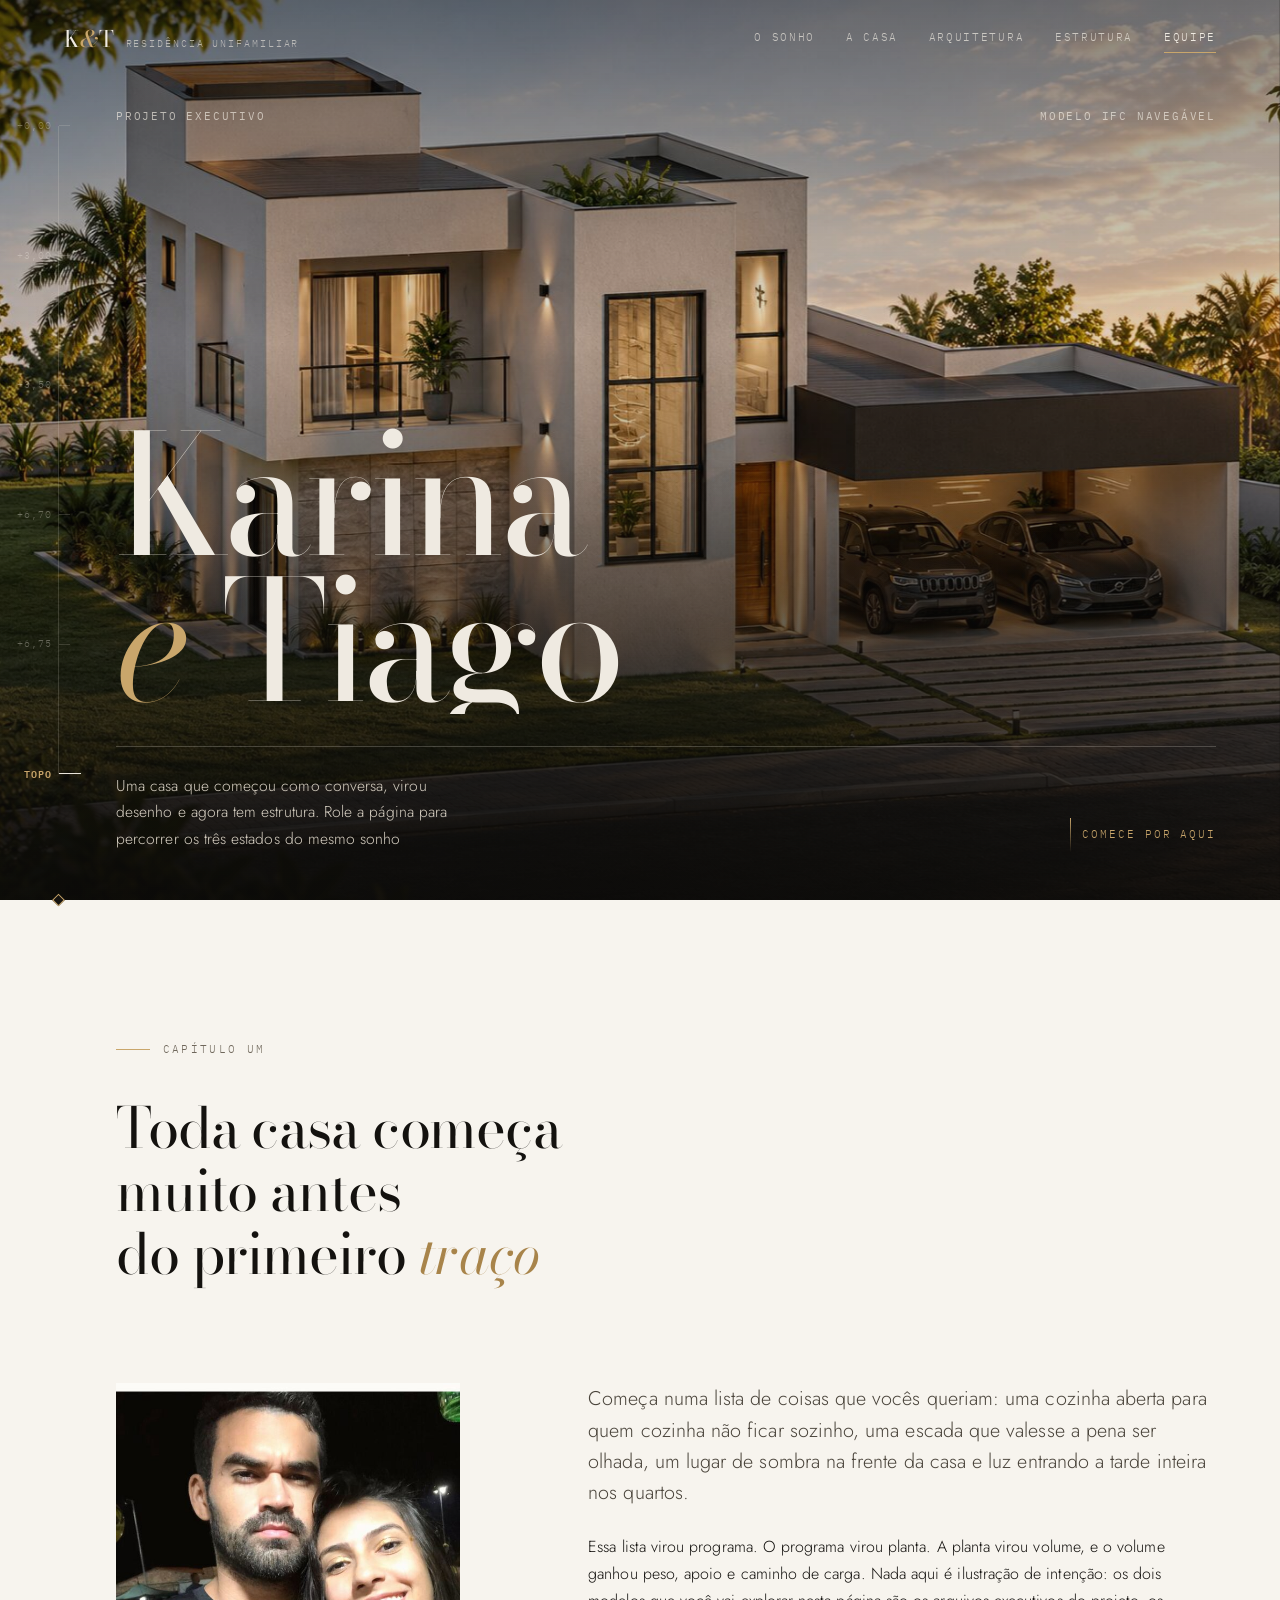
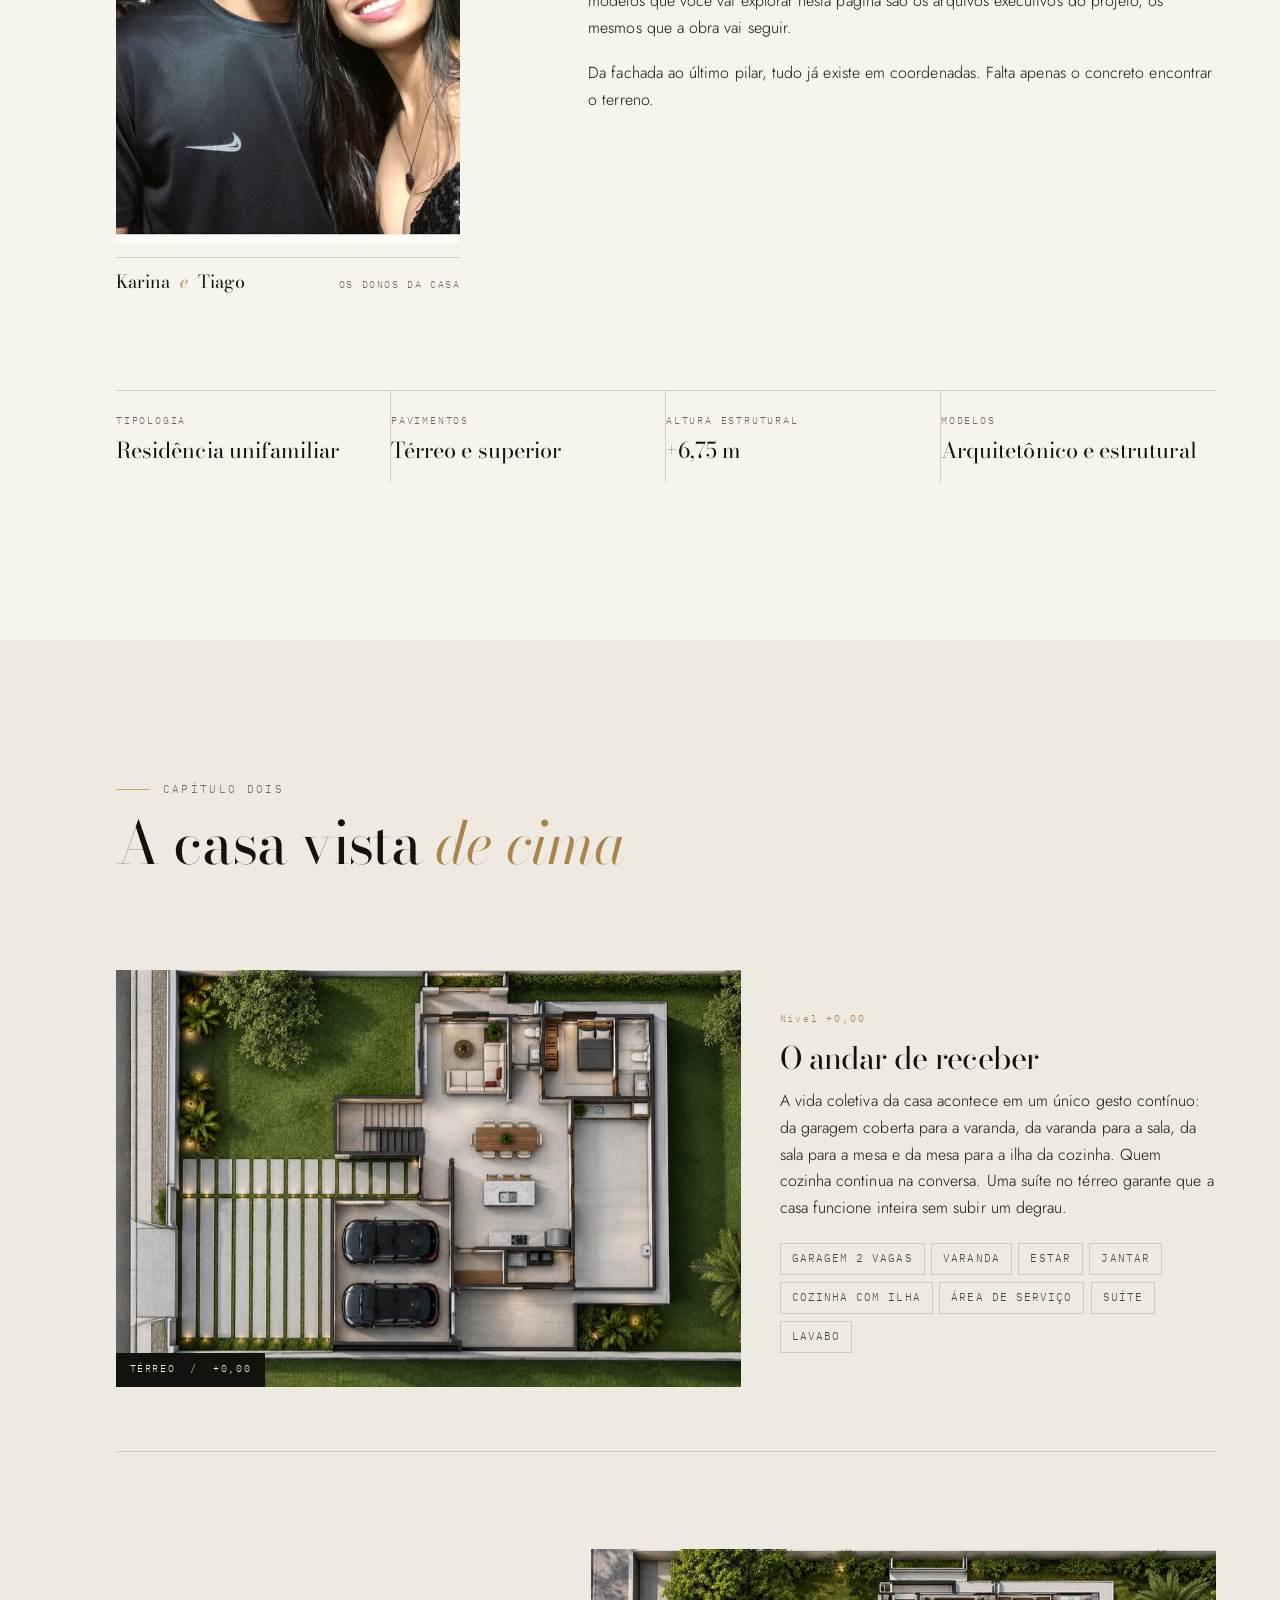
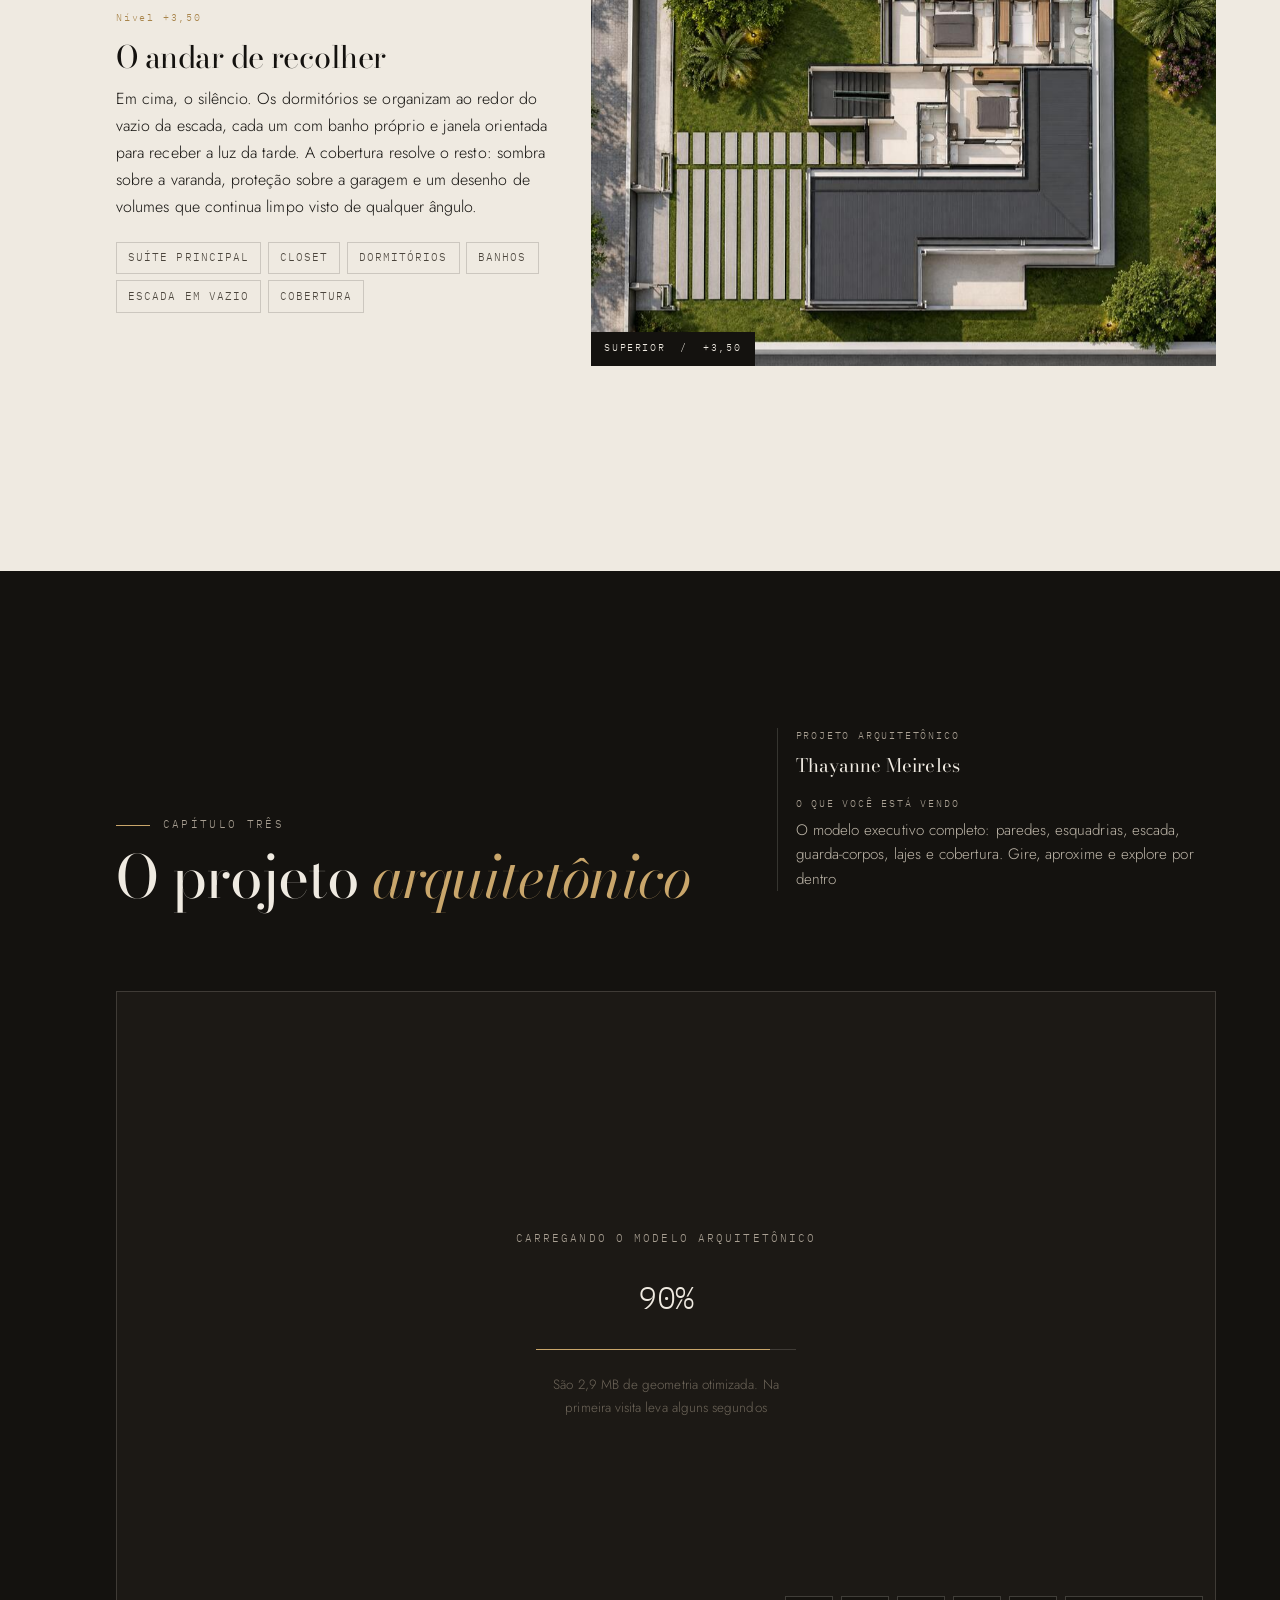
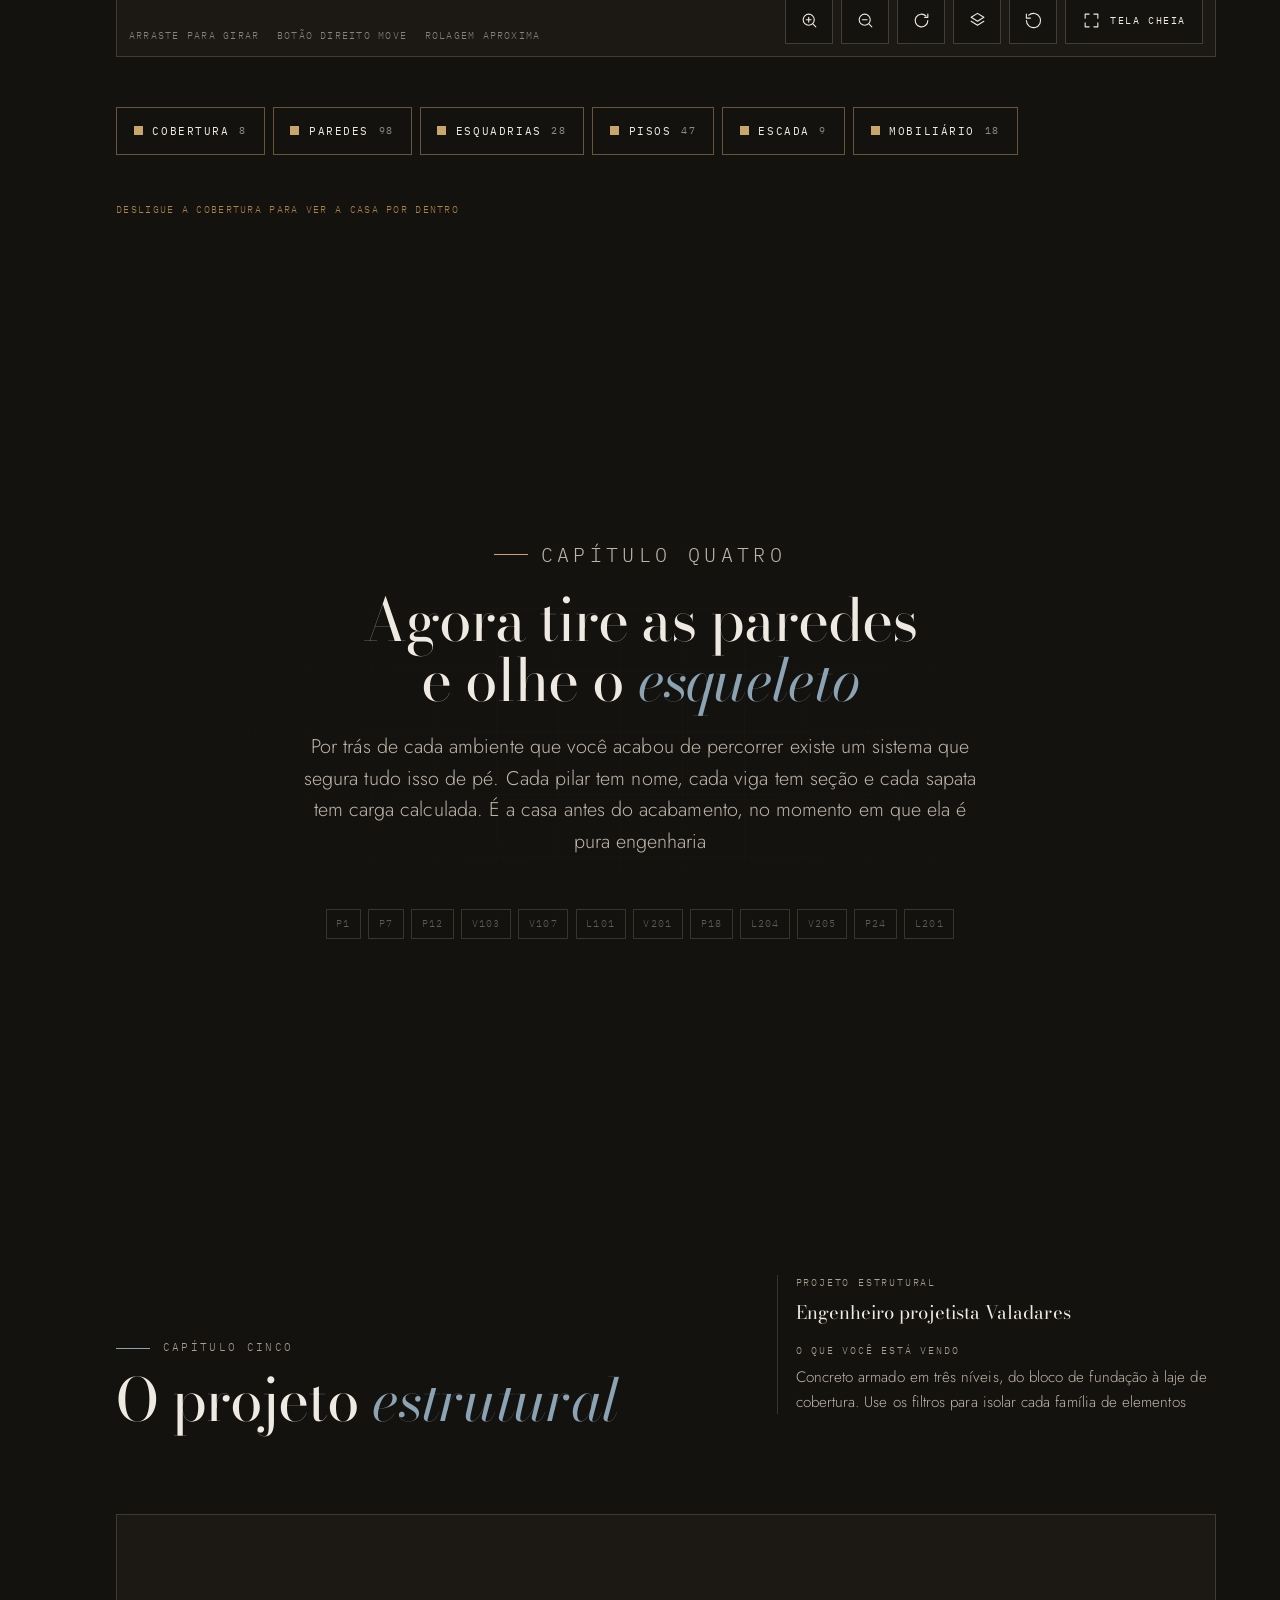
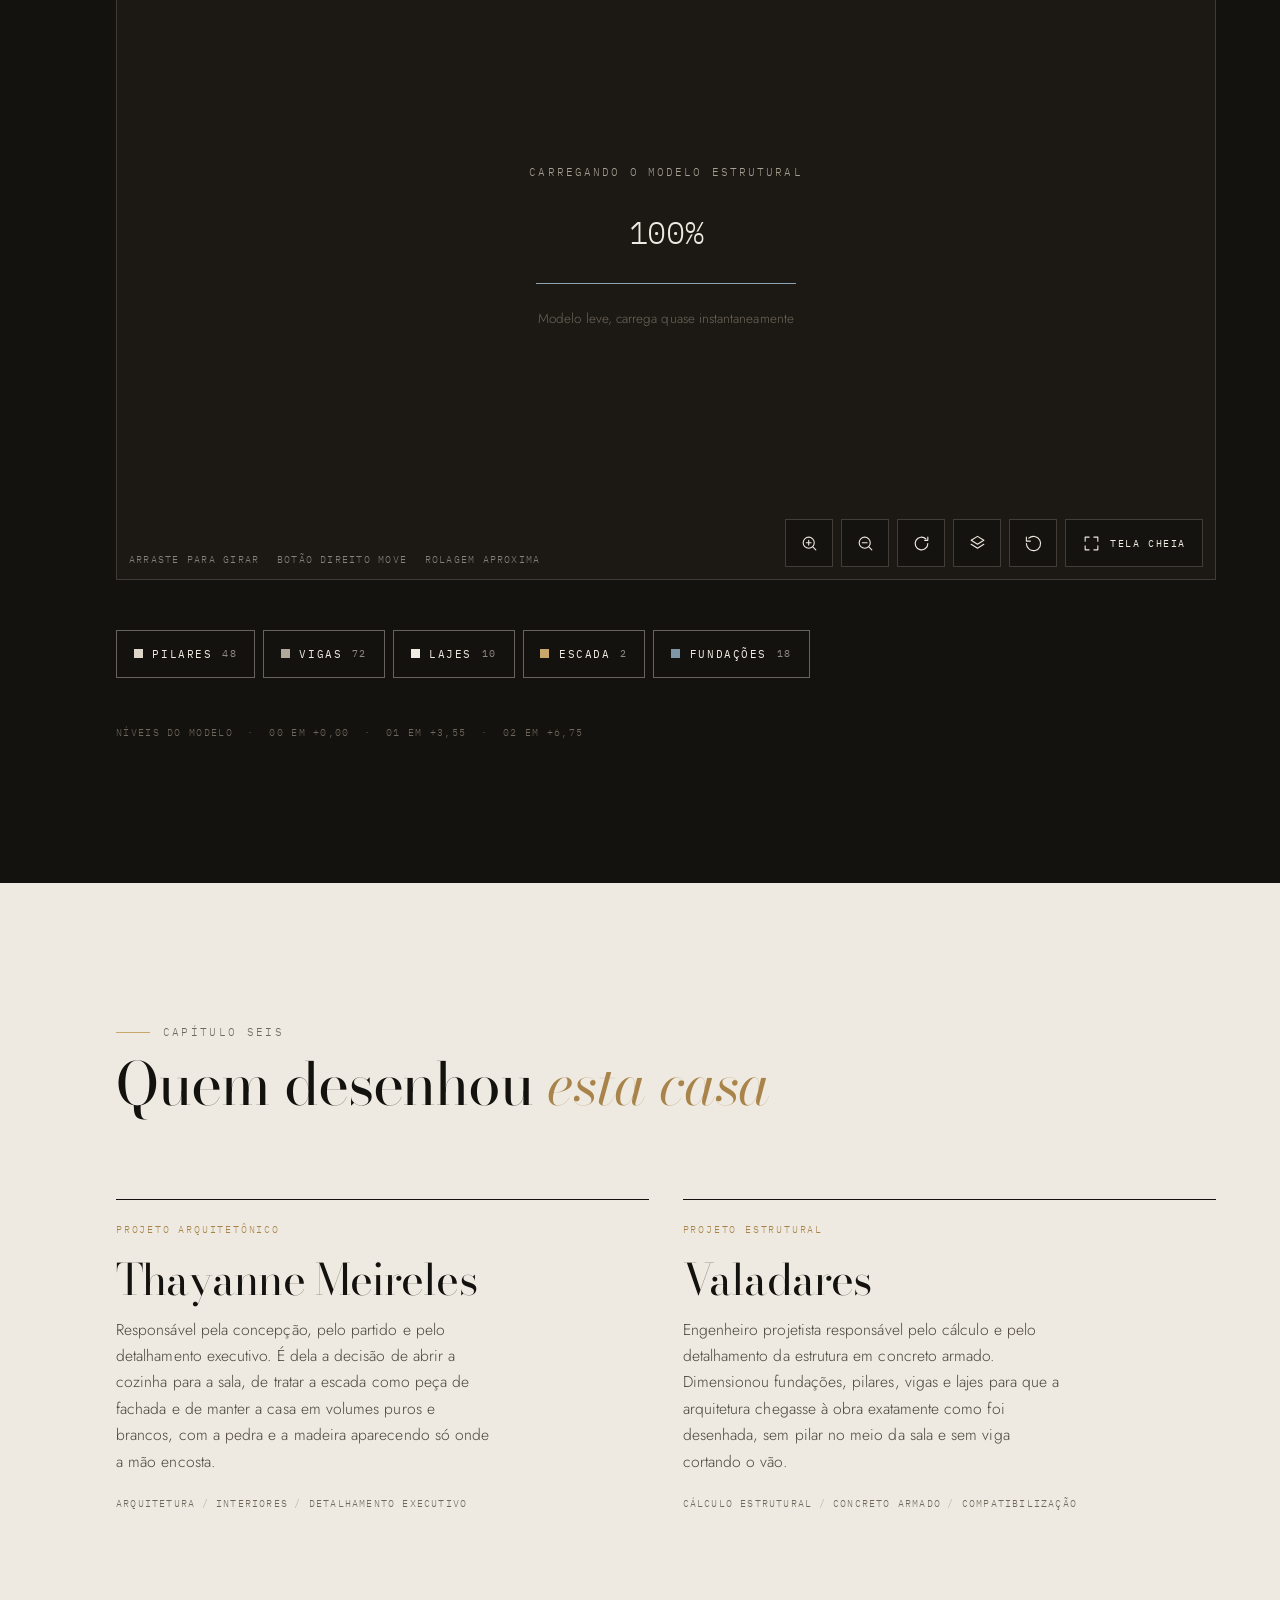
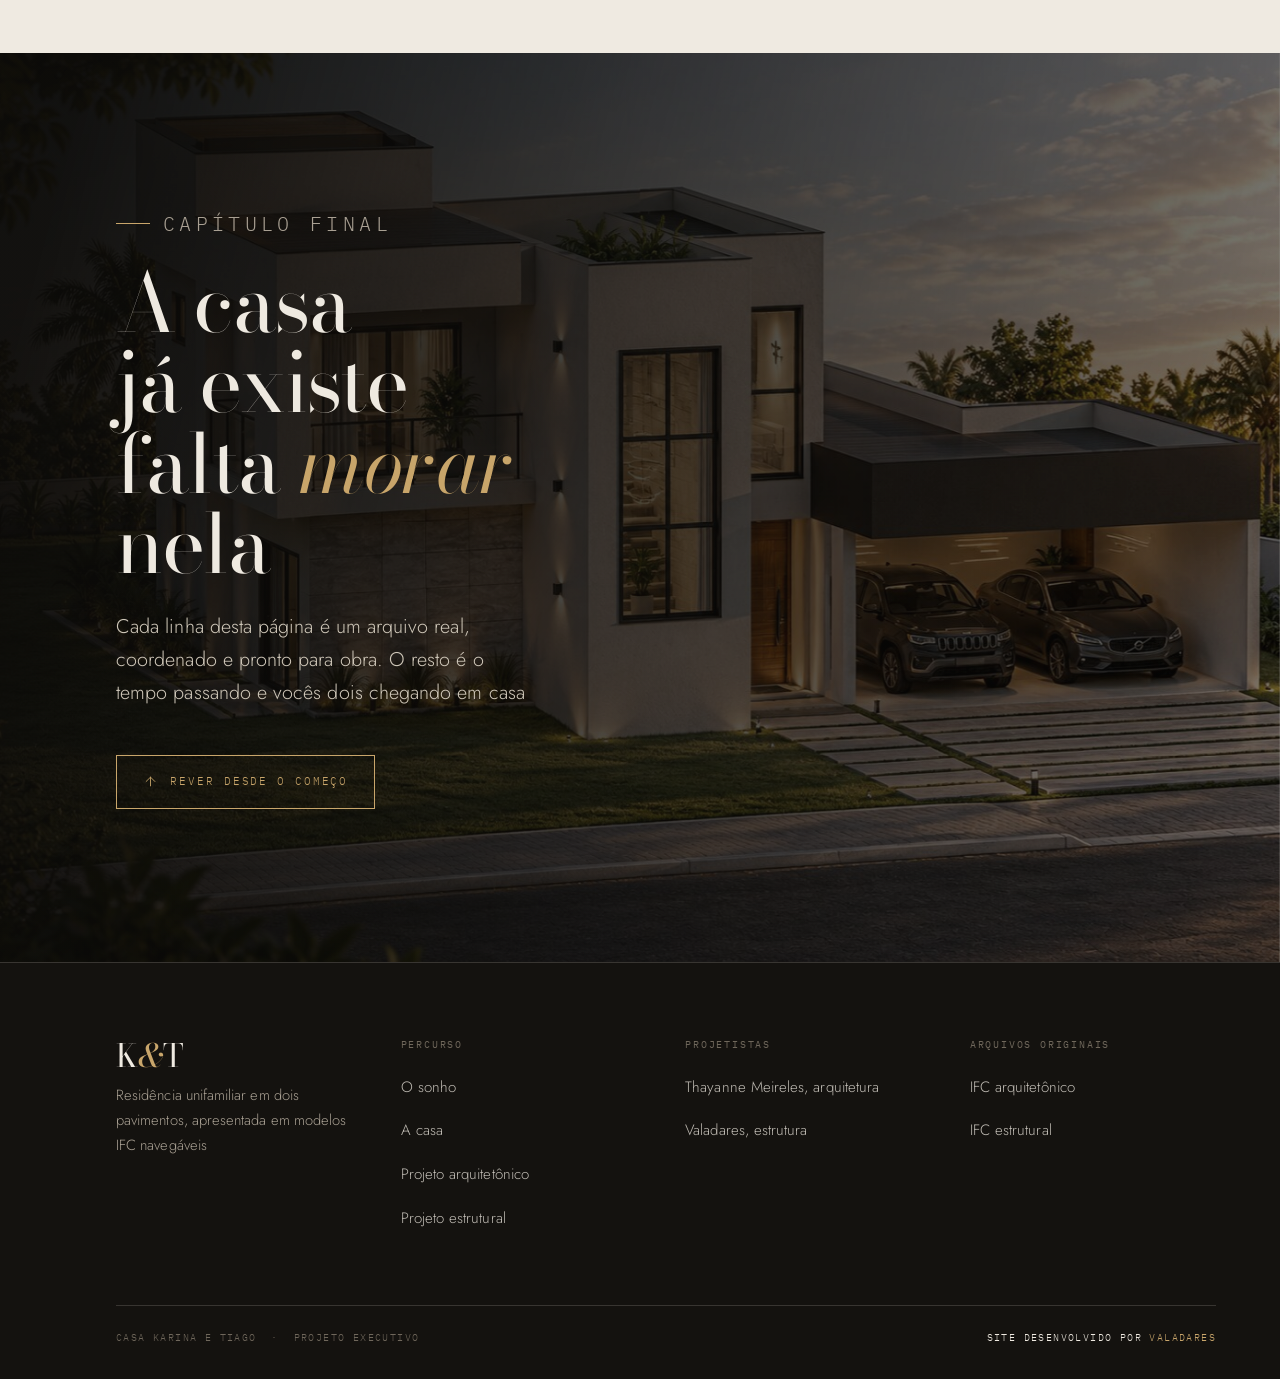
<file: index.html>
<!doctype html>
<html lang="pt-BR">
<head>
<meta charset="utf-8">
<meta name="viewport" content="width=device-width, initial-scale=1, viewport-fit=cover">
<title>Casa Karina e Tiago | Projeto arquitetônico e estrutural em 3D</title>
<meta name="description" content="A casa de Karina e Tiago em três dimensões: projeto arquitetônico da arquiteta Thayanne Meireles e projeto estrutural do engenheiro Valadares, navegáveis em visualizadores IFC interativos.">
<meta name="author" content="Valadares">
<meta name="theme-color" content="#14120f">
<link rel="canonical" href="./">

<meta property="og:type" content="website">
<meta property="og:title" content="Casa Karina e Tiago">
<meta property="og:description" content="Do sonho ao projeto, do projeto à estrutura. Navegue pela casa em 3D.">
<meta property="og:image" content="./assets/img/render-01.jpg">
<meta property="og:locale" content="pt_BR">
<meta name="twitter:card" content="summary_large_image">

<link rel="icon" href="data:image/svg+xml,%3Csvg xmlns='http://www.w3.org/2000/svg' viewBox='0 0 32 32'%3E%3Crect width='32' height='32' fill='%2314120f'/%3E%3Ctext x='16' y='23' font-family='Didot,Georgia,serif' font-size='18' fill='%23c9a66b' text-anchor='middle'%3EK%3C/text%3E%3C/svg%3E">

<link rel="preconnect" href="https://fonts.googleapis.com">
<link rel="preconnect" href="https://fonts.gstatic.com" crossorigin>
<link href="https://fonts.googleapis.com/css2?family=Bodoni+Moda:ital,opsz,wght@0,6..96,400;0,6..96,500;1,6..96,400&family=IBM+Plex+Mono:wght@300;400&family=Jost:wght@200;300;400;500&display=swap" rel="stylesheet">

<link rel="preload" as="image" href="./assets/img/render-01.jpg"
      imagesrcset="./assets/img/render-01-sm.jpg 900w, ./assets/img/render-01-md.jpg 1200w, ./assets/img/render-01.jpg 1596w"
      imagesizes="100vw" fetchpriority="high">
<link rel="stylesheet" href="./assets/css/site.css">

<script type="application/ld+json">
{
  "@context": "https://schema.org",
  "@type": "CreativeWork",
  "name": "Casa Karina e Tiago",
  "description": "Residência unifamiliar de dois pavimentos apresentada em modelos IFC arquitetônico e estrutural navegáveis em 3D",
  "inLanguage": "pt-BR",
  "creator": [
    { "@type": "Person", "name": "Thayanne Meireles", "jobTitle": "Arquiteta" },
    { "@type": "Person", "name": "Valadares", "jobTitle": "Engenheiro projetista estrutural" }
  ]
}
</script>
</head>
<body>

<a class="skip" href="#sonho">Ir para o conteúdo</a>

<div class="progress" id="progress" aria-hidden="true"></div>

<!-- Trilho de cotas: os níveis reais do projeto -->
<aside class="rail" id="rail" aria-hidden="true">
  <div class="rail__line"></div>
  <div class="rail__ticks" id="railTicks"></div>
  <div class="rail__cursor" id="railCursor" style="top:0"></div>
</aside>

<header class="site-head" id="head">
  <a class="brand" href="#inicio" aria-label="Casa Karina e Tiago, início">
    <span class="brand__mark">K<em>&amp;</em>T</span>
    <span class="brand__sub">Residência unifamiliar</span>
  </a>

  <nav class="nav" id="nav" aria-label="Navegação principal">
    <a href="#sonho">O sonho</a>
    <a href="#plantas">A casa</a>
    <a href="#arquitetura">Arquitetura</a>
    <a href="#estrutura">Estrutura</a>
    <a href="#equipe">Equipe</a>
  </nav>

  <button class="burger" id="burger" aria-label="Abrir menu" aria-expanded="false" aria-controls="menu">
    <i></i><i></i>
  </button>
</header>

<nav class="menu" id="menu" aria-label="Menu">
  <button class="menu__close" id="menuClose" aria-label="Fechar menu">&times;</button>
  <a href="#sonho">O sonho <small>01</small></a>
  <a href="#plantas">A casa <small>02</small></a>
  <a href="#arquitetura">Arquitetura <small>03</small></a>
  <a href="#estrutura">Estrutura <small>04</small></a>
  <a href="#equipe">Equipe <small>05</small></a>
</nav>

<main>

<!-- ================= HERO ================= -->
<section class="hero" id="inicio">
  <div class="hero__media">
    <img src="./assets/img/render-01.jpg"
         srcset="./assets/img/render-01-sm.jpg 900w, ./assets/img/render-01-md.jpg 1200w, ./assets/img/render-01.jpg 1596w"
         sizes="100vw"
         alt="Fachada da casa de Karina e Tiago ao entardecer, com volumes brancos, esquadrias escuras e luz quente saindo das aberturas"
         width="1596" height="986" fetchpriority="high" id="heroImg">
  </div>

  <div class="hero__top">
    <span class="mono">Projeto executivo</span>
    <span class="mono">Modelo IFC navegável</span>
  </div>

  <h1 class="hero__title">
    <span class="row"><span>Karina</span></span>
    <span class="row"><span><em>e</em> Tiago</span></span>
  </h1>

  <div class="hero__foot">
    <p class="hero__desc">Uma casa que começou como conversa, virou desenho e agora tem estrutura. Role a página para percorrer os três estados do mesmo sonho</p>
    <span class="hero__cue"><i></i> Comece por aqui</span>
  </div>
</section>

<!-- ================= O SONHO ================= -->
<section class="section" id="sonho" data-rail="0">
  <div class="wrap grid">
    <div style="grid-column:1/-1">
      <p class="eyebrow">Capítulo um</p>
      <h2 class="dream__quote">Toda casa começa muito antes<br>do primeiro <em>traço</em></h2>
    </div>

    <figure class="dream__portrait reveal">
      <img src="./assets/img/casal.jpg"
           srcset="./assets/img/casal-sm.jpg 640w, ./assets/img/casal.jpg 1100w"
           sizes="(min-width: 861px) 32vw, 100vw"
           alt="Karina e Tiago juntos, sorrindo"
           loading="lazy" width="1100" height="1467">
      <figcaption>Karina <em>e</em> Tiago <span>Os donos da casa</span></figcaption>
    </figure>

    <div class="dream__text reveal">
      <p class="lead">Começa numa lista de coisas que vocês queriam: uma cozinha aberta para quem cozinha não ficar sozinho, uma escada que valesse a pena ser olhada, um lugar de sombra na frente da casa e luz entrando a tarde inteira nos quartos.</p>
      <p>Essa lista virou programa. O programa virou planta. A planta virou volume, e o volume ganhou peso, apoio e caminho de carga. Nada aqui é ilustração de intenção: os dois modelos que você vai explorar nesta página são os arquivos executivos do projeto, os mesmos que a obra vai seguir.</p>
      <p>Da fachada ao último pilar, tudo já existe em coordenadas. Falta apenas o concreto encontrar o terreno.</p>
    </div>

    <dl class="dream__meta reveal">
      <div class="meta-item"><dt>Tipologia</dt><dd>Residência unifamiliar</dd></div>
      <div class="meta-item"><dt>Pavimentos</dt><dd>Térreo e superior</dd></div>
      <div class="meta-item"><dt>Altura estrutural</dt><dd>+6,75 m</dd></div>
      <div class="meta-item"><dt>Modelos</dt><dd>Arquitetônico e estrutural</dd></div>
    </dl>
  </div>
</section>

<!-- ================= PLANTAS ================= -->
<section class="section plans" id="plantas" data-rail="1">
  <div class="wrap grid">
    <div style="grid-column:1/-1">
      <p class="eyebrow">Capítulo dois</p>
      <h2 style="font-size:var(--t-h2);margin:.9rem 0 0;max-width:16ch">A casa vista <em class="italic">de cima</em></h2>
    </div>

    <article class="plan plan--a reveal">
      <figure class="plan__fig" style="margin:0">
        <img src="./assets/img/render-02.jpg"
             srcset="./assets/img/render-02-sm.jpg 900w, ./assets/img/render-02-md.jpg 1200w, ./assets/img/render-02.jpg 1536w"
             sizes="(min-width: 861px) 58vw, 100vw"
             alt="Vista superior do pavimento térreo mostrando garagem para dois carros, varanda, sala de estar, sala de jantar, cozinha com ilha, área de serviço e uma suíte"
             loading="lazy" width="1536" height="1024">
        <figcaption>Térreo &nbsp;/&nbsp; +0,00</figcaption>
      </figure>
      <div class="plan__text">
        <span class="plan__level">Nível +0,00</span>
        <h3>O andar de receber</h3>
        <p>A vida coletiva da casa acontece em um único gesto contínuo: da garagem coberta para a varanda, da varanda para a sala, da sala para a mesa e da mesa para a ilha da cozinha. Quem cozinha continua na conversa. Uma suíte no térreo garante que a casa funcione inteira sem subir um degrau.</p>
        <ul class="plan__list">
          <li>Garagem 2 vagas</li><li>Varanda</li><li>Estar</li><li>Jantar</li><li>Cozinha com ilha</li><li>Área de serviço</li><li>Suíte</li><li>Lavabo</li>
        </ul>
      </div>
    </article>

    <article class="plan plan--b reveal">
      <figure class="plan__fig" style="margin:0">
        <img src="./assets/img/render-03.jpg"
             srcset="./assets/img/render-03-sm.jpg 900w, ./assets/img/render-03-md.jpg 1200w, ./assets/img/render-03.jpg 1536w"
             sizes="(min-width: 861px) 58vw, 100vw"
             alt="Vista superior do pavimento superior mostrando três dormitórios, banheiros, closet, escada e a laje de cobertura"
             loading="lazy" width="1536" height="1024">
        <figcaption>Superior &nbsp;/&nbsp; +3,50</figcaption>
      </figure>
      <div class="plan__text">
        <span class="plan__level">Nível +3,50</span>
        <h3>O andar de recolher</h3>
        <p>Em cima, o silêncio. Os dormitórios se organizam ao redor do vazio da escada, cada um com banho próprio e janela orientada para receber a luz da tarde. A cobertura resolve o resto: sombra sobre a varanda, proteção sobre a garagem e um desenho de volumes que continua limpo visto de qualquer ângulo.</p>
        <ul class="plan__list">
          <li>Suíte principal</li><li>Closet</li><li>Dormitórios</li><li>Banhos</li><li>Escada em vazio</li><li>Cobertura</li>
        </ul>
      </div>
    </article>
  </div>
</section>

<!-- ================= ARQUITETURA ================= -->
<section class="section on-dark" id="arquitetura" data-rail="2">
  <div class="wrap grid">
    <div class="viewer-head">
      <div class="viewer-head__title">
        <p class="eyebrow">Capítulo três</p>
        <h2>O projeto <em>arquitetônico</em></h2>
      </div>
      <dl class="credit viewer-head__note">
        <dt>Projeto arquitetônico</dt>
        <dd>Thayanne Meireles</dd>
        <dt>O que você está vendo</dt>
        <dd style="font-family:var(--f-body);font-size:.95rem;color:#bdb5a8;line-height:1.6">O modelo executivo completo: paredes, esquadrias, escada, guarda-corpos, lajes e cobertura. Gire, aproxime e explore por dentro</dd>
      </dl>
    </div>

    <div style="grid-column:1/-1">
      <div class="stage" id="stageArq" data-model="./models/arquitetonico.frag" data-id="arquitetonico">
        <div class="stage__canvas" id="canvasArq"></div>

        <div class="loader" id="loaderArq">
          <span class="loader__label">Carregando o modelo arquitetônico</span>
          <span class="loader__pct" id="pctArq">0%</span>
          <span class="loader__bar"><i id="barArq"></i></span>
          <p class="loader__hint">São 2,9 MB de geometria otimizada. Na primeira visita leva alguns segundos</p>
        </div>

        <button class="gate" id="gateArq" type="button"><span>Toque para explorar</span></button>

        <div class="hint">
          <span>Arraste para girar</span>
          <span>Botão direito move</span>
          <span>Rolagem aproxima</span>
        </div>

        <div class="tools" role="group" aria-label="Controles do modelo arquitetônico">
          <button class="tool" data-act="in" data-target="arq" aria-label="Aproximar"><svg viewBox="0 0 24 24"><circle cx="11" cy="11" r="7"/><path d="M20 20l-3.5-3.5M11 8v6M8 11h6"/></svg></button>
          <button class="tool" data-act="out" data-target="arq" aria-label="Afastar"><svg viewBox="0 0 24 24"><circle cx="11" cy="11" r="7"/><path d="M20 20l-3.5-3.5M8 11h6"/></svg></button>
          <button class="tool" data-act="orbit" data-target="arq" aria-label="Girar 90 graus"><svg viewBox="0 0 24 24"><path d="M20 12a8 8 0 1 1-2.4-5.7"/><path d="M20 4v4h-4"/></svg></button>
          <button class="tool" data-act="top" data-target="arq" aria-label="Ver de cima"><svg viewBox="0 0 24 24"><path d="M12 3l8 5-8 5-8-5 8-5z"/><path d="M4 13l8 5 8-5"/></svg></button>
          <button class="tool" data-act="reset" data-target="arq" aria-label="Restaurar visualização inicial"><svg viewBox="0 0 24 24"><path d="M3 12a9 9 0 1 0 3-6.7"/><path d="M3 4v5h5"/></svg></button>
          <button class="tool tool--wide" data-act="full" data-target="arq" aria-label="Abrir em tela cheia"><svg viewBox="0 0 24 24"><path d="M4 9V4h5M20 9V4h-5M4 15v5h5M20 15v5h-5"/></svg> Tela cheia</button>
        </div>
      </div>
    </div>

    <div class="filters filters--arq" id="filtersArq" role="group" aria-label="Filtros de elementos arquitetônicos">
      <button class="filter is-on" data-cat="cobertura" data-target="arq" aria-pressed="true"><i></i> Cobertura <b id="aCobertura">8</b></button>
      <button class="filter is-on" data-cat="paredes" data-target="arq" aria-pressed="true"><i></i> Paredes <b id="aParedes">98</b></button>
      <button class="filter is-on" data-cat="esquadrias" data-target="arq" aria-pressed="true"><i></i> Esquadrias <b id="aEsquadrias">28</b></button>
      <button class="filter is-on" data-cat="pisos" data-target="arq" aria-pressed="true"><i></i> Pisos <b id="aPisos">47</b></button>
      <button class="filter is-on" data-cat="escada" data-target="arq" aria-pressed="true"><i></i> Escada <b id="aEscada">9</b></button>
      <button class="filter is-on" data-cat="mobiliario" data-target="arq" aria-pressed="true"><i></i> Mobiliário <b id="aMobiliario">18</b></button>
    </div>
    <p class="filters__note">Desligue a cobertura para ver a casa por dentro</p>
  </div>
</section>

<!-- ================= TRANSIÇÃO ================= -->
<section class="bridge" id="ponte" data-rail="3">
  <div class="bridge__grid" aria-hidden="true"></div>
  <div class="bridge__inner">
    <p class="eyebrow">Capítulo quatro</p>
    <h2>Agora tire as paredes<br>e olhe o <em>esqueleto</em></h2>
    <p>Por trás de cada ambiente que você acabou de percorrer existe um sistema que segura tudo isso de pé. Cada pilar tem nome, cada viga tem seção e cada sapata tem carga calculada. É a casa antes do acabamento, no momento em que ela é pura engenharia</p>
    <div class="bridge__codes" aria-hidden="true">
      <span>P1</span><span>P7</span><span>P12</span><span>V103</span><span>V107</span><span>L101</span><span>V201</span><span>P18</span><span>L204</span><span>V205</span><span>P24</span><span>L201</span>
    </div>
  </div>
</section>

<!-- ================= ESTRUTURA ================= -->
<section class="section on-dark" id="estrutura" data-rail="4">
  <div class="wrap grid">
    <div class="viewer-head">
      <div class="viewer-head__title">
        <p class="eyebrow">Capítulo cinco</p>
        <h2>O projeto <em>estrutural</em></h2>
      </div>
      <dl class="credit viewer-head__note">
        <dt>Projeto estrutural</dt>
        <dd>Engenheiro projetista Valadares</dd>
        <dt>O que você está vendo</dt>
        <dd style="font-family:var(--f-body);font-size:.95rem;color:#bdb5a8;line-height:1.6">Concreto armado em três níveis, do bloco de fundação à laje de cobertura. Use os filtros para isolar cada família de elementos</dd>
      </dl>
    </div>

    <div style="grid-column:1/-1">
      <div class="stage" id="stageEst" data-model="./models/estrutural.frag" data-id="estrutural">
        <div class="stage__canvas" id="canvasEst"></div>

        <div class="loader" id="loaderEst">
          <span class="loader__label">Carregando o modelo estrutural</span>
          <span class="loader__pct" id="pctEst">0%</span>
          <span class="loader__bar"><i id="barEst"></i></span>
          <p class="loader__hint">Modelo leve, carrega quase instantaneamente</p>
        </div>

        <button class="gate" id="gateEst" type="button"><span>Toque para explorar</span></button>

        <div class="hint">
          <span>Arraste para girar</span>
          <span>Botão direito move</span>
          <span>Rolagem aproxima</span>
        </div>

        <div class="tools" role="group" aria-label="Controles do modelo estrutural">
          <button class="tool" data-act="in" data-target="est" aria-label="Aproximar"><svg viewBox="0 0 24 24"><circle cx="11" cy="11" r="7"/><path d="M20 20l-3.5-3.5M11 8v6M8 11h6"/></svg></button>
          <button class="tool" data-act="out" data-target="est" aria-label="Afastar"><svg viewBox="0 0 24 24"><circle cx="11" cy="11" r="7"/><path d="M20 20l-3.5-3.5M8 11h6"/></svg></button>
          <button class="tool" data-act="orbit" data-target="est" aria-label="Girar 90 graus"><svg viewBox="0 0 24 24"><path d="M20 12a8 8 0 1 1-2.4-5.7"/><path d="M20 4v4h-4"/></svg></button>
          <button class="tool" data-act="top" data-target="est" aria-label="Ver de cima"><svg viewBox="0 0 24 24"><path d="M12 3l8 5-8 5-8-5 8-5z"/><path d="M4 13l8 5 8-5"/></svg></button>
          <button class="tool" data-act="reset" data-target="est" aria-label="Restaurar visualização inicial"><svg viewBox="0 0 24 24"><path d="M3 12a9 9 0 1 0 3-6.7"/><path d="M3 4v5h5"/></svg></button>
          <button class="tool tool--wide" data-act="full" data-target="est" aria-label="Abrir em tela cheia"><svg viewBox="0 0 24 24"><path d="M4 9V4h5M20 9V4h-5M4 15v5h5M20 15v5h-5"/></svg> Tela cheia</button>
        </div>
      </div>
    </div>

    <div class="filters" id="filters" role="group" aria-label="Filtros de elementos estruturais">
      <button class="filter is-on" data-cat="pilares" aria-pressed="true"><i></i> Pilares <b id="cPilares">48</b></button>
      <button class="filter is-on" data-cat="vigas" aria-pressed="true"><i></i> Vigas <b id="cVigas">72</b></button>
      <button class="filter is-on" data-cat="lajes" aria-pressed="true"><i></i> Lajes <b id="cLajes">10</b></button>
      <button class="filter is-on" data-cat="escadas" aria-pressed="true"><i></i> Escada <b id="cEscadas">2</b></button>
      <button class="filter is-on" data-cat="fundacoes" aria-pressed="true"><i></i> Fundações <b id="cFundacoes">18</b></button>
    </div>
    <p class="filters__note">Níveis do modelo &nbsp;·&nbsp; 00 em +0,00 &nbsp;·&nbsp; 01 em +3,55 &nbsp;·&nbsp; 02 em +6,75</p>
  </div>
</section>

<!-- ================= EQUIPE ================= -->
<section class="section team" id="equipe" data-rail="5">
  <div class="wrap grid">
    <div class="team__head">
      <p class="eyebrow">Capítulo seis</p>
      <h2>Quem desenhou <em class="italic">esta casa</em></h2>
    </div>

    <article class="person reveal">
      <p class="person__role">Projeto arquitetônico</p>
      <h3 class="person__name">Thayanne Meireles</h3>
      <p class="person__desc">Responsável pela concepção, pelo partido e pelo detalhamento executivo. É dela a decisão de abrir a cozinha para a sala, de tratar a escada como peça de fachada e de manter a casa em volumes puros e brancos, com a pedra e a madeira aparecendo só onde a mão encosta.</p>
      <ul class="person__tags"><li>Arquitetura</li><li>Interiores</li><li>Detalhamento executivo</li></ul>
    </article>

    <article class="person reveal">
      <p class="person__role">Projeto estrutural</p>
      <h3 class="person__name">Valadares</h3>
      <p class="person__desc">Engenheiro projetista responsável pelo cálculo e pelo detalhamento da estrutura em concreto armado. Dimensionou fundações, pilares, vigas e lajes para que a arquitetura chegasse à obra exatamente como foi desenhada, sem pilar no meio da sala e sem viga cortando o vão.</p>
      <ul class="person__tags"><li>Cálculo estrutural</li><li>Concreto armado</li><li>Compatibilização</li></ul>
    </article>
  </div>
</section>

<!-- ================= FECHAMENTO ================= -->
<section class="closing" id="fim">
  <div class="closing__media">
    <img src="./assets/img/render-01-sm.jpg"
         srcset="./assets/img/render-01-sm.jpg 900w, ./assets/img/render-01-md.jpg 1200w, ./assets/img/render-01.jpg 1596w"
         sizes="100vw" alt="" aria-hidden="true" loading="lazy" id="closeImg">
  </div>
  <div class="closing__inner">
    <p class="eyebrow" style="color:var(--stone)">Capítulo final</p>
    <h2>A casa já existe<br>falta <em>morar</em> nela</h2>
    <p>Cada linha desta página é um arquivo real, coordenado e pronto para obra. O resto é o tempo passando e vocês dois chegando em casa</p>
    <a class="btn" href="#inicio">
      <svg viewBox="0 0 24 24"><path d="M12 19V5M5 12l7-7 7 7"/></svg>
      Rever desde o começo
    </a>
  </div>
</section>

</main>

<footer class="site-foot">
  <div class="foot__grid">
    <div class="foot__col">
      <p class="foot__mark">K<em>&amp;</em>T</p>
      <p style="color:var(--stone);font-size:.92rem;max-width:26ch;margin:0">Residência unifamiliar em dois pavimentos, apresentada em modelos IFC navegáveis</p>
    </div>
    <div class="foot__col">
      <h4>Percurso</h4>
      <ul>
        <li><a href="#sonho">O sonho</a></li>
        <li><a href="#plantas">A casa</a></li>
        <li><a href="#arquitetura">Projeto arquitetônico</a></li>
        <li><a href="#estrutura">Projeto estrutural</a></li>
      </ul>
    </div>
    <div class="foot__col">
      <h4>Projetistas</h4>
      <ul>
        <li><a href="#equipe">Thayanne Meireles, arquitetura</a></li>
        <li><a href="#equipe">Valadares, estrutura</a></li>
      </ul>
    </div>
    <div class="foot__col">
      <h4>Arquivos originais</h4>
      <ul>
        <li><a href="./models/ifc/arquitetonico.ifc" download>IFC arquitetônico</a></li>
        <li><a href="./models/ifc/estrutural.ifc" download>IFC estrutural</a></li>
      </ul>
    </div>
  </div>
  <div class="foot__bar">
    <span>Casa Karina e Tiago &nbsp;·&nbsp; Projeto executivo</span>
    <span class="foot__sign">Site desenvolvido por <em>Valadares</em></span>
  </div>
</footer>

<script src="./assets/js/gsap.js" defer></script>
<script type="module" src="./assets/js/main.js"></script>
</body>
</html>
</file>
<file: assets/css/site.css>
/* =========================================================================
   CASA KARINA E TIAGO
   Sistema visual: monografia de arquitetura
   Paleta amostrada dos renders do projeto
   Display  Bodoni Moda    Corpo  Jost    Tecnico  IBM Plex Mono
   ========================================================================= */

:root {
  /* Cor */
  --night:    #14120f;
  --night-2:  #1c1915;
  --night-3:  #24201b;
  --bone:     #efeae1;
  --bone-2:   #e4ded2;
  --paper:    #f7f4ee;
  --stone:    #a9a093;
  --stone-d:  #6f675b;
  --brass:    #c9a66b;
  --brass-lo: #a8844a;
  --steel:    #8ba3b3;

  --ink:      #14120f;
  --ink-soft: #4a443b;

  /* Linhas */
  --hair-dark:  rgba(20, 18, 15, .16);
  --hair-light: rgba(239, 234, 225, .16);

  /* Tipografia */
  --f-display: "Bodoni Moda", "Didot", "Times New Roman", serif;
  --f-body:    "Jost", "Futura", "Century Gothic", system-ui, sans-serif;
  --f-mono:    "IBM Plex Mono", ui-monospace, "SFMono-Regular", monospace;

  /* Escala fluida */
  --t-mega:  clamp(3.4rem, 13vw, 11rem);
  --t-h1:    clamp(2.5rem, 7.2vw, 6rem);
  --t-h2:    clamp(2rem, 4.6vw, 3.9rem);
  --t-h3:    clamp(1.35rem, 2.4vw, 2.05rem);
  --t-lead:  clamp(1.05rem, 1.55vw, 1.4rem);
  --t-body:  clamp(1rem, 1.06vw, 1.09rem);
  --t-mono:  clamp(.66rem, .8vw, .76rem);

  /* Espaco */
  --s-1: .5rem;  --s-2: 1rem;   --s-3: 1.5rem;  --s-4: 2.5rem;
  --s-5: 4rem;   --s-6: 6rem;   --s-7: 9rem;    --s-8: 13rem;
  --gutter: clamp(1.25rem, 5vw, 5.5rem);
  --rail: 92px;

  /* Motion */
  --ease: cubic-bezier(.22, 1, .36, 1);
  --ease-io: cubic-bezier(.65, 0, .35, 1);
  --dur: 420ms;
}

*, *::before, *::after { box-sizing: border-box; }

html {
  scroll-behavior: smooth;
  -webkit-text-size-adjust: 100%;
}

body {
  margin: 0;
  background: var(--paper);
  color: var(--ink);
  font-family: var(--f-body);
  font-size: var(--t-body);
  font-weight: 300;
  line-height: 1.68;
  letter-spacing: .004em;
  -webkit-font-smoothing: antialiased;
  -moz-osx-font-smoothing: grayscale;
  overflow-x: hidden;
}

body.is-locked { overflow: hidden; }

img { max-width: 100%; display: block; }

a { color: inherit; text-decoration: none; }

::selection { background: var(--brass); color: var(--night); }

:focus-visible {
  outline: 2px solid var(--brass);
  outline-offset: 3px;
  border-radius: 2px;
}

/* ---------- Tipografia base ---------- */

h1, h2, h3, h4 {
  font-family: var(--f-display);
  font-weight: 400;
  line-height: 1.02;
  letter-spacing: -.018em;
  margin: 0;
  text-wrap: balance;
}

p { margin: 0 0 1.15em; text-wrap: pretty; }

.mono {
  font-family: var(--f-mono);
  font-size: var(--t-mono);
  font-weight: 400;
  letter-spacing: .17em;
  text-transform: uppercase;
}

.eyebrow {
  font-family: var(--f-mono);
  font-size: var(--t-mono);
  letter-spacing: .22em;
  text-transform: uppercase;
  color: var(--stone-d);
  display: flex;
  align-items: center;
  gap: .8rem;
}

.eyebrow::before {
  content: "";
  width: 34px;
  height: 1px;
  background: var(--brass);
  flex: none;
}

.on-dark .eyebrow { color: var(--stone); }

.lead {
  font-size: var(--t-lead);
  line-height: 1.58;
  font-weight: 300;
  color: var(--ink-soft);
}

.on-dark .lead { color: #c3bbad; }

.italic { font-style: italic; }

/* =========================================================================
   TRILHO DE COTAS  elemento assinatura
   Uma regua de niveis reais do projeto, fixa na borda esquerda
   ========================================================================= */

.rail {
  position: fixed;
  left: 0;
  top: 0;
  bottom: 0;
  width: var(--rail);
  z-index: 40;
  pointer-events: none;
  display: none;
  mix-blend-mode: normal;
}

@media (min-width: 1100px) {
  .rail { display: block; }
}

.rail__line {
  position: absolute;
  left: 58px;
  top: 14vh;
  bottom: 14vh;
  width: 1px;
  background: var(--hair-dark);
}

.rail.is-dark .rail__line { background: var(--hair-light); }

.rail__ticks {
  position: absolute;
  left: 0;
  top: 14vh;
  bottom: 14vh;
  width: 100%;
}

.rail__tick {
  position: absolute;
  left: 0;
  width: 100%;
  display: flex;
  align-items: center;
  gap: 7px;
  transform: translateY(-50%);
  transition: opacity var(--dur) var(--ease), color var(--dur) var(--ease);
  opacity: .34;
}

.rail__tick span {
  font-family: var(--f-mono);
  font-size: 9.5px;
  letter-spacing: .1em;
  color: var(--ink);
  width: 52px;
  text-align: right;
  white-space: nowrap;
}

.rail.is-dark .rail__tick span { color: var(--bone); }

.rail__tick i {
  display: block;
  width: 11px;
  height: 1px;
  background: currentColor;
  color: var(--ink);
  opacity: .5;
}

.rail.is-dark .rail__tick i { color: var(--bone); }

.rail__tick.is-on { opacity: 1; }
.rail__tick.is-on span { color: var(--brass-lo); font-weight: 600; }
.rail.is-dark .rail__tick.is-on span { color: var(--brass); }
.rail__tick.is-on i { width: 22px; color: var(--brass); opacity: 1; }

.rail__cursor {
  position: absolute;
  left: 54px;
  width: 9px;
  height: 9px;
  border: 1px solid var(--brass);
  background: var(--paper);
  transform: translate(0, -50%) rotate(45deg);
  transition: top 620ms var(--ease), background var(--dur) var(--ease);
}

.rail.is-dark .rail__cursor { background: var(--night); }

/* Progresso mobile */
.progress {
  position: fixed;
  top: 0; left: 0;
  height: 2px;
  width: 100%;
  z-index: 60;
  transform-origin: 0 50%;
  transform: scaleX(0);
  background: var(--brass);
  pointer-events: none;
}

@media (min-width: 1100px) { .progress { display: none; } }

/* =========================================================================
   CABECALHO
   ========================================================================= */

.site-head {
  position: fixed;
  inset: 0 0 auto 0;
  z-index: 50;
  display: flex;
  align-items: center;
  justify-content: space-between;
  gap: var(--s-3);
  padding: 1.1rem var(--gutter);
  transition: background 480ms var(--ease), border-color 480ms var(--ease),
              backdrop-filter 480ms var(--ease), padding 480ms var(--ease);
  border-bottom: 1px solid transparent;
  color: var(--bone);
}

.site-head.is-stuck {
  background: rgba(20, 18, 15, .72);
  -webkit-backdrop-filter: blur(16px) saturate(1.3);
  backdrop-filter: blur(16px) saturate(1.3);
  border-bottom-color: var(--hair-light);
  padding-top: .8rem;
  padding-bottom: .8rem;
}

.site-head.is-light { color: var(--ink); }

.site-head.is-light.is-stuck {
  background: rgba(247, 244, 238, .82);
  border-bottom-color: var(--hair-dark);
}

.brand {
  display: flex;
  align-items: baseline;
  gap: .7rem;
  line-height: 1;
  min-height: 44px;
  padding-top: 10px;
}

.brand__mark {
  font-family: var(--f-display);
  font-size: 1.42rem;
  letter-spacing: .02em;
}

.brand__mark em { font-style: italic; color: var(--brass); }

.brand__sub {
  font-family: var(--f-mono);
  font-size: 9.5px;
  letter-spacing: .2em;
  text-transform: uppercase;
  opacity: .62;
}

@media (max-width: 560px) { .brand__sub { display: none; } }

.nav {
  display: flex;
  align-items: center;
  gap: clamp(1rem, 2.4vw, 2.4rem);
}

@media (max-width: 900px) { .nav { display: none; } }

.nav a {
  font-family: var(--f-mono);
  font-size: var(--t-mono);
  letter-spacing: .16em;
  text-transform: uppercase;
  opacity: .72;
  position: relative;
  display: inline-flex;
  align-items: center;
  min-height: 42px;
  padding-bottom: 3px;
  transition: opacity 260ms var(--ease);
}

.nav a::after {
  content: "";
  position: absolute;
  left: 0; bottom: 8px;
  width: 100%; height: 1px;
  background: var(--brass);
  transform: scaleX(0);
  transform-origin: 0 50%;
  transition: transform 380ms var(--ease);
}

.nav a:hover, .nav a.is-active { opacity: 1; }
.nav a:hover::after, .nav a.is-active::after { transform: scaleX(1); }

/* Menu mobile */
.burger {
  display: none;
  width: 46px; height: 46px;
  border: 1px solid currentColor;
  background: none;
  color: inherit;
  cursor: pointer;
  align-items: center;
  justify-content: center;
  flex-direction: column;
  gap: 5px;
  border-radius: 0;
  opacity: .8;
}

.burger i { display: block; width: 17px; height: 1px; background: currentColor; transition: transform 300ms var(--ease), opacity 200ms; }

@media (max-width: 900px) { .burger { display: flex; } }

.menu {
  position: fixed;
  inset: 0;
  z-index: 55;
  background: var(--night);
  color: var(--bone);
  display: flex;
  flex-direction: column;
  justify-content: center;
  padding: var(--s-5) var(--gutter);
  transform: translateY(-100%);
  transition: transform 620ms var(--ease);
  visibility: hidden;
}

.menu.is-open { transform: translateY(0); visibility: visible; }

.menu a {
  font-family: var(--f-display);
  font-size: clamp(2rem, 9vw, 3.4rem);
  padding: .28em 0;
  border-bottom: 1px solid var(--hair-light);
  display: flex;
  align-items: baseline;
  justify-content: space-between;
  gap: 1rem;
}

.menu a small {
  font-family: var(--f-mono);
  font-size: 10px;
  letter-spacing: .18em;
  color: var(--brass);
}

.menu__close {
  position: absolute;
  top: 1.1rem;
  right: var(--gutter);
  width: 46px; height: 46px;
  background: none;
  border: 1px solid var(--hair-light);
  color: var(--bone);
  font-size: 1.3rem;
  cursor: pointer;
  line-height: 1;
}

/* =========================================================================
   LAYOUT
   ========================================================================= */

.section {
  position: relative;
  padding: clamp(4.5rem, 11vw, 11rem) var(--gutter);
}

@media (min-width: 1100px) {
  .section { padding-left: calc(var(--gutter) + var(--rail) - 40px); }
}

.section.on-dark {
  background: var(--night);
  color: var(--bone);
}

.wrap { max-width: 1420px; margin: 0 auto; }

.grid {
  display: grid;
  grid-template-columns: repeat(12, 1fr);
  gap: clamp(1.25rem, 2.6vw, 2.6rem);
}

@media (max-width: 860px) {
  .grid { grid-template-columns: repeat(6, 1fr); }
}

.hairline {
  height: 1px;
  background: var(--hair-dark);
  transform: scaleX(0);
  transform-origin: 0 50%;
  width: 100%;
}

.on-dark .hairline { background: var(--hair-light); }

/* =========================================================================
   HERO
   ========================================================================= */

.hero {
  position: relative;
  min-height: 100svh;
  display: flex;
  flex-direction: column;
  justify-content: flex-end;
  padding: var(--s-5) var(--gutter) clamp(1.6rem, 4vw, 3rem);
  color: var(--bone);
  overflow: hidden;
  isolation: isolate;
}

@media (min-width: 1100px) {
  .hero { padding-left: calc(var(--gutter) + var(--rail) - 40px); }
}

.hero__media {
  position: absolute;
  inset: 0;
  z-index: -2;
  overflow: hidden;
  background: var(--night);
}

.hero__media img {
  width: 100%;
  height: 100%;
  object-fit: cover;
  object-position: 58% 62%;
  will-change: transform;
}

.hero__media::after {
  content: "";
  position: absolute;
  inset: 0;
  background:
    linear-gradient(to top, rgba(12, 11, 9, .92) 0%, rgba(12, 11, 9, .48) 34%, rgba(12, 11, 9, .1) 62%, rgba(12, 11, 9, .5) 100%),
    radial-gradient(120% 80% at 50% 100%, rgba(12, 11, 9, .6), transparent 62%);
}

.hero__top {
  position: absolute;
  top: clamp(5.2rem, 12vh, 8rem);
  left: var(--gutter);
  right: var(--gutter);
  display: flex;
  justify-content: space-between;
  gap: 1rem;
}

@media (min-width: 1100px) {
  .hero__top { left: calc(var(--gutter) + var(--rail) - 40px); }
}

.hero__top .mono { opacity: .68; }

@media (max-width: 720px) { .hero__top .mono:last-child { display: none; } }

.hero__title {
  font-size: var(--t-mega);
  line-height: .88;
  letter-spacing: -.035em;
  margin-bottom: clamp(1.2rem, 2.6vw, 2rem);
}

.hero__title .row { display: block; overflow: hidden; }
.hero__title .row > span { display: block; will-change: transform; }
.hero__title em { font-style: italic; font-weight: 400; color: var(--brass); }

.hero__foot {
  display: flex;
  align-items: flex-end;
  justify-content: space-between;
  gap: var(--s-4);
  flex-wrap: wrap;
  border-top: 1px solid rgba(239, 234, 225, .22);
  padding-top: clamp(1rem, 2vw, 1.6rem);
}

.hero__desc {
  max-width: 41ch;
  font-size: clamp(.98rem, 1.2vw, 1.12rem);
  color: #d6cfc2;
  margin: 0;
}

.hero__cue {
  display: flex;
  align-items: center;
  gap: .7rem;
  font-family: var(--f-mono);
  font-size: var(--t-mono);
  letter-spacing: .18em;
  text-transform: uppercase;
  color: var(--brass);
  white-space: nowrap;
}

.hero__cue i {
  width: 1px; height: 34px;
  background: linear-gradient(to bottom, var(--brass), transparent);
  animation: drop 2.4s var(--ease-io) infinite;
}

@keyframes drop {
  0%, 100% { transform: scaleY(1); opacity: 1; transform-origin: 0 0; }
  50% { transform: scaleY(.35); opacity: .5; transform-origin: 0 100%; }
}

/* =========================================================================
   SONHO
   ========================================================================= */

.dream__quote {
  grid-column: 1 / -1;
  font-family: var(--f-display);
  font-size: clamp(1.9rem, 4.4vw, 3.65rem);
  line-height: 1.12;
  letter-spacing: -.02em;
  max-width: 19ch;
  margin: clamp(1.6rem, 3vw, 2.6rem) 0 clamp(2.4rem, 5vw, 4rem);
}

.dream__quote em { font-style: italic; color: var(--brass-lo); }

.plans h2 em, .team h2 em { font-style: italic; color: var(--brass-lo); }

/* Base mobile primeiro: tudo ocupa a linha inteira.
   Sem esta regra o navegador coloca cada bloco em uma coluna de 1/6 da tela */
.dream__portrait,
.dream__text { grid-column: 1 / -1; }

@media (min-width: 861px) {
  .dream__portrait { grid-column: 1 / 5; }
  .dream__text     { grid-column: 6 / 13; }
}

.dream__text p:last-child { margin-bottom: 0; }
.dream__text .lead { margin-bottom: 1.6rem; }

/* Retrato do casal */
.dream__portrait {
  margin: 0 0 clamp(2rem, 4vw, 2.6rem);
  position: relative;
  align-self: start;
}

.dream__portrait img {
  width: 100%;
  /* height auto é obrigatório: sem ele o atributo height do HTML vence o aspect-ratio */
  height: auto;
  aspect-ratio: 4 / 5;
  object-fit: cover;
  object-position: 50% 32%;
  background: var(--bone-2);
}

@media (min-width: 861px) {
  .dream__portrait { margin-bottom: 0; }
  .dream__portrait img { aspect-ratio: 3 / 4; }
}

.dream__portrait figcaption {
  display: flex;
  flex-wrap: wrap;
  align-items: baseline;
  gap: .2rem .6rem;
  margin-top: .9rem;
  padding-top: .8rem;
  border-top: 1px solid var(--hair-dark);
  font-family: var(--f-display);
  font-size: 1.12rem;
  line-height: 1.2;
}

.dream__portrait figcaption em { font-style: italic; color: var(--brass-lo); }

.dream__portrait figcaption span {
  font-family: var(--f-mono);
  font-size: 10px;
  letter-spacing: .16em;
  text-transform: uppercase;
  color: var(--stone-d);
  margin-left: auto;
}

.dream__meta {
  grid-column: 1 / -1;
  margin-top: clamp(2.4rem, 5vw, 4rem);
  display: grid;
  grid-template-columns: repeat(auto-fit, minmax(150px, 1fr));
  border-top: 1px solid var(--hair-dark);
}

.meta-item {
  padding: 1.4rem 1.2rem 1.2rem 0;
  border-right: 1px solid var(--hair-dark);
}

.meta-item:last-child { border-right: 0; }

@media (max-width: 640px) {
  .meta-item { border-right: 0; border-bottom: 1px solid var(--hair-dark); padding-right: 0; }
  .meta-item:last-child { border-bottom: 0; }
}

.meta-item dt {
  font-family: var(--f-mono);
  font-size: 10px;
  letter-spacing: .18em;
  text-transform: uppercase;
  color: var(--stone-d);
  margin-bottom: .5rem;
}

.meta-item dd {
  margin: 0;
  font-family: var(--f-display);
  font-size: clamp(1.15rem, 1.7vw, 1.5rem);
  line-height: 1.2;
}

/* =========================================================================
   PLANTAS
   ========================================================================= */

.plans { background: var(--bone); }

.plan {
  grid-column: 1 / -1;
  display: grid;
  grid-template-columns: subgrid;
  align-items: center;
  gap: clamp(1.5rem, 3vw, 3rem);
  padding: clamp(2.4rem, 5vw, 4.5rem) 0;
  border-bottom: 1px solid var(--hair-dark);
}

.plan:last-of-type { border-bottom: 0; }

.plan__fig {
  position: relative;
  overflow: hidden;
  background: var(--night-2);
  aspect-ratio: 3 / 2;
}

.plan__fig img {
  width: 100%; height: 100%;
  object-fit: cover;
  transform: scale(1.04);
  transition: transform 1.4s var(--ease);
  will-change: transform;
}

.plan__fig:hover img { transform: scale(1); }

.plan__fig figcaption {
  position: absolute;
  left: 0; bottom: 0;
  background: var(--night);
  color: var(--bone);
  font-family: var(--f-mono);
  font-size: 10px;
  letter-spacing: .16em;
  text-transform: uppercase;
  padding: .55rem .85rem;
}

@media (min-width: 861px) {
  .plan--a .plan__fig  { grid-column: 1 / 8; }
  .plan--a .plan__text { grid-column: 8 / 13; }
  .plan--b .plan__fig  { grid-column: 6 / 13; grid-row: 1; }
  .plan--b .plan__text { grid-column: 1 / 6; grid-row: 1; }
}

@media (max-width: 860px) {
  .plan__fig, .plan__text { grid-column: 1 / -1; }
}

.plan__text h3 {
  font-size: var(--t-h3);
  margin: .7rem 0 .9rem;
}

.plan__level {
  font-family: var(--f-mono);
  font-size: 10px;
  letter-spacing: .18em;
  color: var(--brass-lo);
}

.plan__list {
  list-style: none;
  margin: 1.3rem 0 0;
  padding: 0;
  display: flex;
  flex-wrap: wrap;
  gap: .4rem;
}

.plan__list li {
  font-family: var(--f-mono);
  font-size: 10.5px;
  letter-spacing: .1em;
  text-transform: uppercase;
  border: 1px solid var(--hair-dark);
  padding: .4rem .7rem;
  color: var(--ink-soft);
}

/* =========================================================================
   VISUALIZADOR
   ========================================================================= */

.viewer-head {
  grid-column: 1 / -1;
  display: grid;
  grid-template-columns: subgrid;
  align-items: end;
  gap: clamp(1.25rem, 2.6vw, 2.6rem);
  margin-bottom: clamp(2rem, 4vw, 3.4rem);
}

@media (min-width: 861px) {
  .viewer-head__title { grid-column: 1 / 8; }
  .viewer-head__note  { grid-column: 8 / 13; }
}

@media (max-width: 860px) {
  .viewer-head__title, .viewer-head__note { grid-column: 1 / -1; }
}

.viewer-head h2 {
  font-size: var(--t-h2);
  margin: .8rem 0 0;
}

.viewer-head h2 em { font-style: italic; color: var(--brass); }

.credit {
  border-left: 1px solid var(--hair-light);
  padding-left: 1.1rem;
}

.credit dt {
  font-family: var(--f-mono);
  font-size: 10px;
  letter-spacing: .18em;
  text-transform: uppercase;
  color: var(--stone);
  margin-bottom: .35rem;
}

.credit dd {
  margin: 0 0 .9rem;
  font-family: var(--f-display);
  font-size: 1.16rem;
}

.credit dd:last-child { margin-bottom: 0; }

/* Palco */
.stage {
  position: relative;
  width: 100%;
  height: min(74vh, 780px);
  min-height: 420px;
  background: var(--night-2);
  border: 1px solid var(--hair-light);
  overflow: hidden;
  touch-action: pan-y;
}

@media (max-width: 700px) {
  .stage { height: 62vh; min-height: 380px; }
}

.stage.is-engaged { touch-action: none; }

.stage.is-full {
  position: fixed;
  inset: 0;
  z-index: 100;
  height: 100dvh;
  width: 100vw;
  border: 0;
  max-height: none;
}

.stage__canvas { position: absolute; inset: 0; }
.stage__canvas canvas { display: block; }

/* Carregamento */
.loader {
  position: absolute;
  inset: 0;
  z-index: 5;
  display: flex;
  flex-direction: column;
  align-items: center;
  justify-content: center;
  gap: 1.5rem;
  background: var(--night-2);
  transition: opacity 700ms var(--ease), visibility 700ms;
  padding: var(--s-3);
  text-align: center;
}

.loader.is-done { opacity: 0; visibility: hidden; }

.loader__label {
  font-family: var(--f-mono);
  font-size: var(--t-mono);
  letter-spacing: .2em;
  text-transform: uppercase;
  color: var(--stone);
}

.loader__bar {
  width: min(260px, 62vw);
  height: 1px;
  background: var(--hair-light);
  position: relative;
  overflow: hidden;
}

.loader__bar i {
  position: absolute;
  inset: 0 auto 0 0;
  width: 100%;
  background: var(--brass);
  transform: scaleX(0);
  transform-origin: 0 50%;
  transition: transform 300ms var(--ease);
}

.loader__pct {
  font-family: var(--f-mono);
  font-size: 2rem;
  font-weight: 300;
  color: var(--bone);
  font-variant-numeric: tabular-nums;
  letter-spacing: -.01em;
}

.loader__hint {
  font-size: .84rem;
  color: var(--stone-d);
  max-width: 34ch;
  margin: 0;
}

/* Porta de entrada para toque */
.gate {
  position: absolute;
  inset: 0;
  z-index: 4;
  display: none;
  align-items: center;
  justify-content: center;
  background: rgba(20, 18, 15, .38);
  -webkit-backdrop-filter: blur(1.5px);
  backdrop-filter: blur(1.5px);
  border: 0;
  color: var(--bone);
  font-family: var(--f-mono);
  font-size: var(--t-mono);
  letter-spacing: .18em;
  text-transform: uppercase;
  cursor: pointer;
  transition: opacity 320ms var(--ease);
}

.stage.is-ready .gate { display: flex; }
.stage.is-engaged .gate { display: none; }

.gate span {
  border: 1px solid rgba(239, 234, 225, .5);
  padding: .95rem 1.5rem;
  background: rgba(20, 18, 15, .55);
}

@media (pointer: fine) { .stage .gate { display: none !important; } }

/* Aviso de saída no celular */
.escape {
  position: absolute;
  z-index: 6;
  left: 50%;
  top: 12px;
  transform: translate(-50%, -12px);
  background: rgba(20, 18, 15, .85);
  -webkit-backdrop-filter: blur(10px);
  backdrop-filter: blur(10px);
  border: 1px solid rgba(239, 234, 225, .22);
  color: var(--bone);
  font-family: var(--f-mono);
  font-size: 9.5px;
  letter-spacing: .14em;
  text-transform: uppercase;
  padding: .55rem .85rem;
  opacity: 0;
  pointer-events: none;
  transition: opacity 340ms var(--ease), transform 340ms var(--ease);
  white-space: nowrap;
  max-width: calc(100% - 24px);
}

.escape.is-on { opacity: 1; transform: translate(-50%, 0); }

/* Controles */
.tools {
  position: absolute;
  z-index: 6;
  right: 12px;
  bottom: 12px;
  display: flex;
  gap: 8px;
  flex-wrap: wrap;
  justify-content: flex-end;
  max-width: calc(100% - 24px);
}

.tool {
  width: 48px;
  height: 48px;
  display: inline-flex;
  align-items: center;
  justify-content: center;
  background: rgba(20, 18, 15, .78);
  -webkit-backdrop-filter: blur(10px);
  backdrop-filter: blur(10px);
  border: 1px solid rgba(239, 234, 225, .2);
  color: var(--bone);
  cursor: pointer;
  transition: background 240ms var(--ease), border-color 240ms var(--ease), color 240ms var(--ease);
  padding: 0;
}

.tool:hover, .tool:focus-visible {
  background: var(--brass);
  border-color: var(--brass);
  color: var(--night);
}

.tool svg { width: 19px; height: 19px; fill: none; stroke: currentColor; stroke-width: 1.4; stroke-linecap: round; stroke-linejoin: round; }

.tool--wide {
  width: auto;
  padding: 0 1rem;
  gap: .55rem;
  font-family: var(--f-mono);
  font-size: 10px;
  letter-spacing: .16em;
  text-transform: uppercase;
}

/* No celular tudo cabe em uma única fileira de botões grandes:
   girar já é o gesto natural de arrastar, então o botão de órbita sai */
@media (max-width: 700px) {
  .tools {
    left: 10px; right: 10px;
    justify-content: center;
    gap: 9px;
    flex-wrap: nowrap;
    max-width: none;
  }
  .tool { width: 52px; height: 52px; flex: none; }
  .tool--wide { width: 52px; padding: 0; }
  .tool--wide { font-size: 0; letter-spacing: 0; gap: 0; }
  .tool--wide svg { width: 21px; height: 21px; }
  .tools .tool[data-act="orbit"] { display: none; }
}

/* Legenda de gestos */
.hint {
  position: absolute;
  z-index: 6;
  left: 12px;
  bottom: 12px;
  display: flex;
  gap: 1.1rem;
  font-family: var(--f-mono);
  font-size: 9.5px;
  letter-spacing: .13em;
  text-transform: uppercase;
  color: rgba(239, 234, 225, .5);
  pointer-events: none;
}

@media (max-width: 860px) { .hint { display: none; } }

/* Filtros de categoria */
.filters {
  grid-column: 1 / -1;
  display: flex;
  flex-wrap: wrap;
  gap: 8px;
  margin-top: 1rem;
}

.filter {
  display: inline-flex;
  align-items: center;
  gap: .6rem;
  min-height: 48px;
  padding: 0 1.05rem;
  background: transparent;
  border: 1px solid var(--hair-light);
  color: var(--stone);
  font-family: var(--f-mono);
  font-size: 10.5px;
  letter-spacing: .15em;
  text-transform: uppercase;
  cursor: pointer;
  transition: color 240ms var(--ease), border-color 240ms var(--ease), background 240ms var(--ease);
}

.filter b {
  font-weight: 400;
  font-size: 9.5px;
  opacity: .55;
  font-variant-numeric: tabular-nums;
}

.filter i {
  width: 9px; height: 9px;
  border: 1px solid currentColor;
  display: block;
  transition: background 240ms var(--ease);
}

.filter.is-on {
  color: var(--bone);
  border-color: rgba(239, 234, 225, .38);
}

/* Cada amostra carrega a cor real do elemento na maquete */
.filter.is-on i { background: var(--swatch, var(--steel)); border-color: var(--swatch, var(--steel)); }
.filter[data-cat="lajes"]     { --swatch: #f0ece4; }
.filter[data-cat="pilares"]   { --swatch: #ddd6c9; }
.filter[data-cat="vigas"]     { --swatch: #b0a89a; }
.filter[data-cat="escadas"]   { --swatch: #c9a66b; }
.filter[data-cat="fundacoes"] { --swatch: #7e96a6; }

/* Filtros do arquitetônico usam o acento latão da seção */
.filters--arq .filter { --swatch: var(--brass); }
.filters--arq .filter.is-on { border-color: rgba(201, 166, 107, .45); }
#arquitetura .filters__note { color: var(--brass-lo); }

.filter:hover { color: var(--bone); border-color: rgba(239, 234, 225, .45); }

.filters__note {
  grid-column: 1 / -1;
  font-family: var(--f-mono);
  font-size: 10px;
  letter-spacing: .13em;
  text-transform: uppercase;
  color: var(--stone-d);
  margin: .9rem 0 0;
}

/* Bloco estrutura usa acento de aco */
#estrutura .viewer-head h2 em { color: var(--steel); }
#estrutura .loader__bar i { background: var(--steel); }
#estrutura .tool:hover, #estrutura .tool:focus-visible { background: var(--steel); border-color: var(--steel); }
#estrutura .eyebrow::before { background: var(--steel); }

/* =========================================================================
   TRANSICAO
   ========================================================================= */

.bridge {
  background: var(--night);
  color: var(--bone);
  padding: clamp(5rem, 14vw, 12rem) var(--gutter);
  text-align: center;
  position: relative;
  overflow: hidden;
}

.bridge__grid {
  position: absolute;
  inset: 0;
  opacity: .5;
  background-image:
    linear-gradient(rgba(239, 234, 225, .045) 1px, transparent 1px),
    linear-gradient(90deg, rgba(239, 234, 225, .045) 1px, transparent 1px);
  background-size: 62px 62px;
  -webkit-mask-image: radial-gradient(ellipse 65% 60% at 50% 50%, #000 10%, transparent 78%);
  mask-image: radial-gradient(ellipse 65% 60% at 50% 50%, #000 10%, transparent 78%);
}

.bridge__inner { position: relative; max-width: 940px; margin: 0 auto; }

.bridge h2 {
  font-size: var(--t-h2);
  margin: 1.2rem 0 1.3rem;
}

.bridge h2 em { font-style: italic; color: var(--steel); }

.bridge .eyebrow { justify-content: center; }

.bridge p {
  color: #bdb5a8;
  max-width: 56ch;
  margin: 0 auto;
  font-size: var(--t-lead);
  line-height: 1.6;
}

.bridge__codes {
  display: flex;
  justify-content: center;
  flex-wrap: wrap;
  gap: .45rem;
  margin-top: clamp(2rem, 4vw, 3.2rem);
}

.bridge__codes span {
  font-family: var(--f-mono);
  font-size: 10px;
  letter-spacing: .12em;
  color: rgba(239, 234, 225, .34);
  border: 1px solid var(--hair-light);
  padding: .35rem .6rem;
}

/* =========================================================================
   EQUIPE
   ========================================================================= */

.team { background: var(--bone); }

.team__head { grid-column: 1 / -1; margin-bottom: clamp(2rem, 4vw, 3.4rem); }
.team__head h2 { font-size: var(--t-h2); margin-top: .8rem; }

.person {
  grid-column: span 6;
  border-top: 1px solid var(--ink);
  padding-top: 1.4rem;
}

@media (max-width: 860px) { .person { grid-column: 1 / -1; } }

.person__role {
  font-family: var(--f-mono);
  font-size: 10px;
  letter-spacing: .18em;
  text-transform: uppercase;
  color: var(--brass-lo);
  margin-bottom: 1.1rem;
}

.person__name {
  font-family: var(--f-display);
  font-size: clamp(1.7rem, 3.4vw, 2.7rem);
  line-height: 1.06;
  margin: 0 0 .9rem;
}

.person__desc {
  color: var(--ink-soft);
  max-width: 42ch;
  margin: 0;
  font-size: .98rem;
}

.person__tags {
  list-style: none;
  padding: 0;
  margin: 1.3rem 0 0;
  display: flex;
  flex-wrap: wrap;
  gap: .4rem;
}

.person__tags li {
  font-family: var(--f-mono);
  font-size: 10px;
  letter-spacing: .12em;
  text-transform: uppercase;
  color: var(--stone-d);
}

.person__tags li + li::before { content: "/"; margin-right: .45rem; opacity: .5; }

/* =========================================================================
   FECHAMENTO
   ========================================================================= */

.closing {
  position: relative;
  min-height: 88svh;
  display: flex;
  align-items: center;
  color: var(--bone);
  overflow: hidden;
  padding: clamp(5rem, 12vw, 10rem) var(--gutter);
  isolation: isolate;
}

@media (min-width: 1100px) {
  .closing { padding-left: calc(var(--gutter) + var(--rail) - 40px); }
}

.closing__media { position: absolute; inset: 0; z-index: -2; }

.closing__media img {
  width: 100%; height: 100%;
  object-fit: cover;
  object-position: 50% 78%;
  filter: saturate(.86) brightness(.72);
  will-change: transform;
}

.closing__media::after {
  content: "";
  position: absolute;
  inset: 0;
  background: linear-gradient(105deg, rgba(12, 11, 9, .95) 6%, rgba(12, 11, 9, .68) 44%, rgba(12, 11, 9, .3) 100%);
}

.closing__inner { max-width: min(46ch, 100%); position: relative; }

.closing h2 {
  font-size: clamp(2.4rem, 6.4vw, 5.2rem);
  line-height: .98;
  margin: 1.2rem 0 1.6rem;
  max-width: 14ch;
}

.closing h2 em { font-style: italic; color: var(--brass); }

.closing p { color: #cfc7b9; max-width: 38ch; font-size: var(--t-lead); }

.btn {
  display: inline-flex;
  align-items: center;
  gap: .8rem;
  min-height: 54px;
  padding: 0 1.6rem;
  margin-top: 1.4rem;
  border: 1px solid var(--brass);
  color: var(--brass);
  background: transparent;
  font-family: var(--f-mono);
  font-size: 10.5px;
  letter-spacing: .18em;
  text-transform: uppercase;
  cursor: pointer;
  position: relative;
  overflow: hidden;
  transition: color 340ms var(--ease);
}

.btn::before {
  content: "";
  position: absolute;
  inset: 0;
  background: var(--brass);
  transform: scaleY(0);
  transform-origin: 0 100%;
  transition: transform 420ms var(--ease);
  z-index: -1;
}

.btn:hover { color: var(--night); }
.btn:hover::before { transform: scaleY(1); }

.btn svg { width: 15px; height: 15px; fill: none; stroke: currentColor; stroke-width: 1.4; stroke-linecap: round; stroke-linejoin: round; }

/* =========================================================================
   RODAPE
   ========================================================================= */

.site-foot {
  background: var(--night);
  color: var(--stone);
  padding: clamp(3rem, 6vw, 5rem) var(--gutter) 2rem;
  border-top: 1px solid var(--hair-light);
}

@media (min-width: 1100px) {
  .site-foot { padding-left: calc(var(--gutter) + var(--rail) - 40px); }
}

.foot__grid {
  max-width: 1420px;
  margin: 0 auto;
  display: grid;
  grid-template-columns: repeat(auto-fit, minmax(190px, 1fr));
  gap: 2.4rem;
  padding-bottom: clamp(2.4rem, 5vw, 4rem);
}

.foot__col h4 {
  font-family: var(--f-mono);
  font-size: 10px;
  font-weight: 400;
  letter-spacing: .18em;
  text-transform: uppercase;
  color: var(--stone-d);
  margin: 0 0 1rem;
}

.foot__col ul { list-style: none; margin: 0; padding: 0; }
.foot__col li { margin-bottom: .1rem; }

.foot__col a {
  color: var(--bone);
  font-size: .94rem;
  opacity: .78;
  display: inline-flex;
  align-items: center;
  min-height: 42px;
  transition: opacity 240ms var(--ease), color 240ms var(--ease);
}

.foot__col a:hover { opacity: 1; color: var(--brass); }

.foot__mark {
  font-family: var(--f-display);
  font-size: 2rem;
  color: var(--bone);
  line-height: 1;
  margin-bottom: .7rem;
}

.foot__mark em { font-style: italic; color: var(--brass); }

.foot__bar {
  max-width: 1420px;
  margin: 0 auto;
  border-top: 1px solid var(--hair-light);
  padding-top: 1.5rem;
  display: flex;
  justify-content: space-between;
  align-items: center;
  gap: 1rem;
  flex-wrap: wrap;
  font-family: var(--f-mono);
  font-size: 10px;
  letter-spacing: .14em;
  text-transform: uppercase;
  color: var(--stone-d);
}

.foot__sign { color: var(--bone); }
.foot__sign em { font-style: normal; color: var(--brass); }

/* =========================================================================
   REVELACOES
   ========================================================================= */

.reveal { opacity: 0; transform: translateY(26px); }
.reveal-fast { opacity: 0; transform: translateY(14px); }

@media (prefers-reduced-motion: reduce) {
  html { scroll-behavior: auto; }
  *, *::before, *::after {
    animation-duration: .01ms !important;
    animation-iteration-count: 1 !important;
    transition-duration: .01ms !important;
  }
  .reveal, .reveal-fast { opacity: 1 !important; transform: none !important; }
  .hero__cue i { animation: none; }
}

.skip {
  position: absolute;
  left: -9999px;
  top: 0;
  background: var(--brass);
  color: var(--night);
  padding: .8rem 1.2rem;
  z-index: 200;
  font-family: var(--f-mono);
  font-size: 11px;
  letter-spacing: .14em;
  text-transform: uppercase;
}

.skip:focus { left: 0; }
</file>
